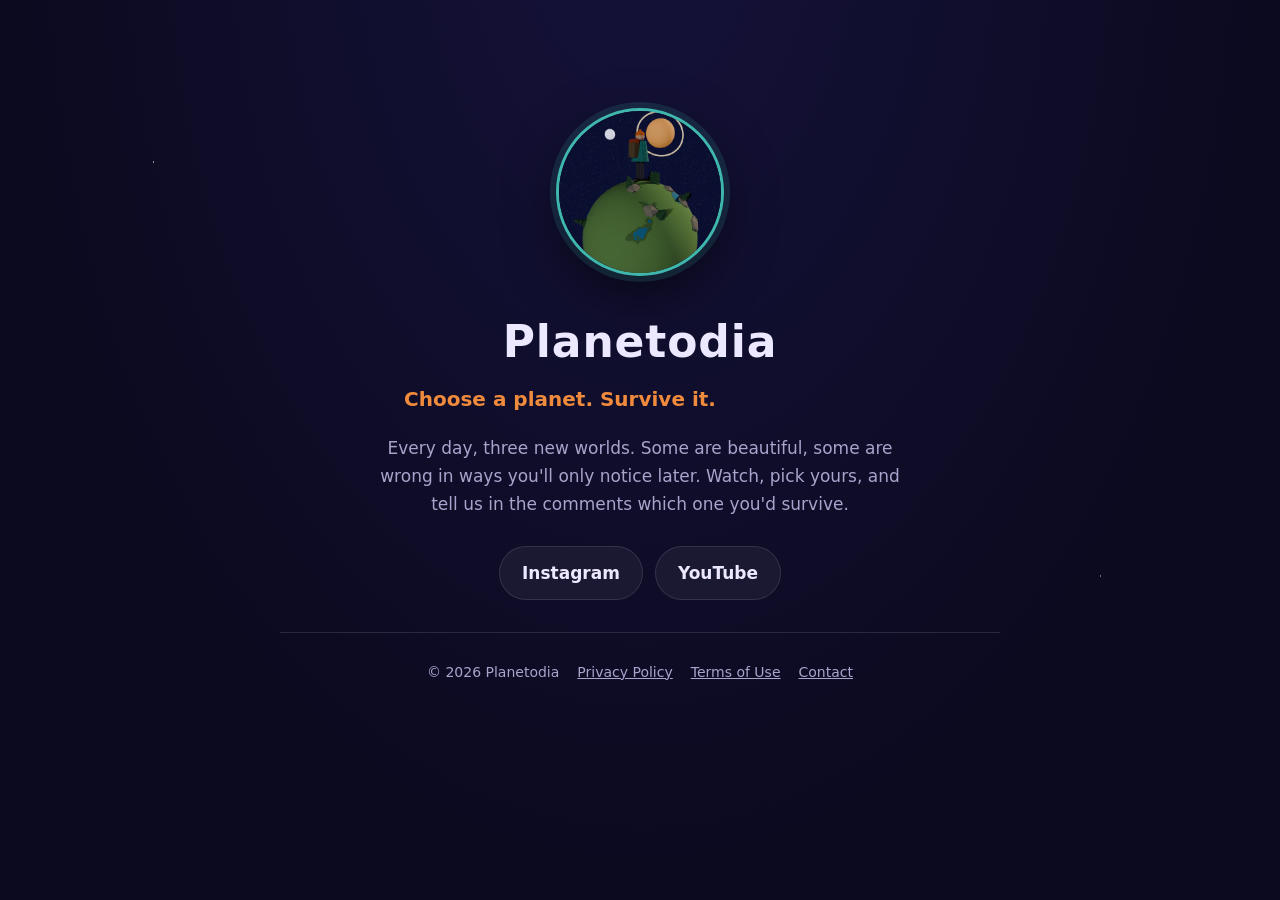
<file: index.html>
<!doctype html>
<html lang="en">
<head>
  <meta charset="utf-8">
  <meta name="viewport" content="width=device-width, initial-scale=1">
  <meta name="google-site-verification" content="l62OUxW3eg-6ox8jcoAlBPtX9zUtHFsi4MCFxqHa2Sc" />
  <title>Planetodia</title>
  <meta name="description" content="Choose a planet. Survive it. Three new worlds every day.">
  <link rel="icon" href="favicon.png">
  <link rel="stylesheet" href="style.css">
</head>
<body>
  <main class="hero">
    <img src="planetodia.jpg" alt="A lone survivor in a teal parka standing on a tiny green planet, a ringed planet behind them">
    <h1>Planetodia</h1>
    <p class="tagline">Choose a planet. Survive it.</p>
    <p>Every day, three new worlds. Some are beautiful, some are wrong in ways you'll only notice later.
       Watch, pick yours, and tell us in the comments which one you'd survive.</p>
    <nav class="links">
      <a href="https://www.instagram.com/planetodia/">Instagram</a>
      <a href="https://www.youtube.com/@planetodia">YouTube</a>
    </nav>
  </main>
  <footer>
    <span>© 2026 Planetodia</span>
    <a href="privacy.html">Privacy Policy</a>
    <a href="terms.html">Terms of Use</a>
    <a href="mailto:shayneshiralian@gmail.com">Contact</a>
  </footer>
</body>
</html>
</file>
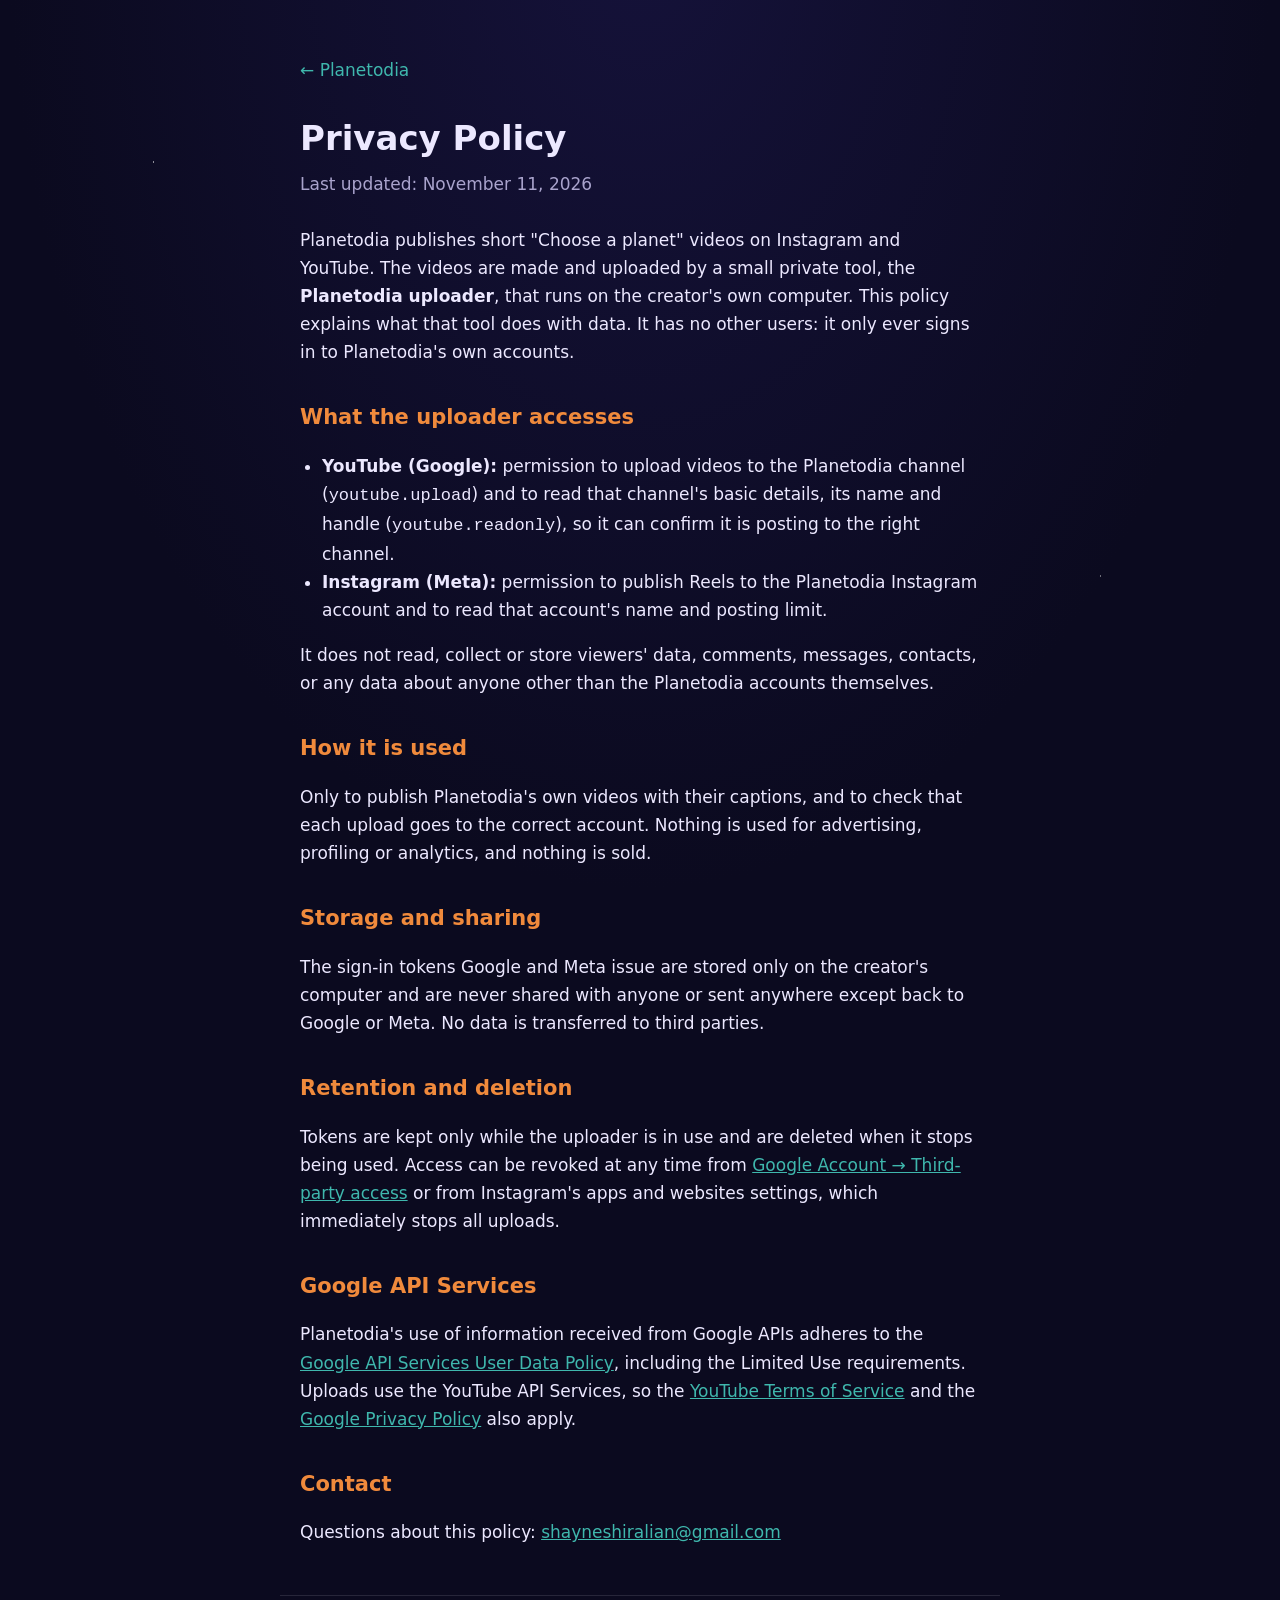
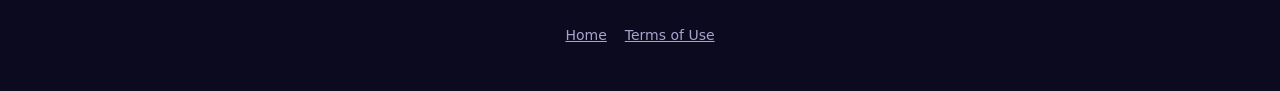
<file: privacy.html>
<!doctype html>
<html lang="en">
<head>
  <meta charset="utf-8">
  <meta name="viewport" content="width=device-width, initial-scale=1">
  <title>Privacy Policy · Planetodia</title>
  <link rel="icon" href="favicon.png">
  <link rel="stylesheet" href="style.css">
</head>
<body>
  <main class="doc">
    <a class="back" href="index.html">← Planetodia</a>
    <h1>Privacy Policy</h1>
    <p class="updated">Last updated: November 11, 2026</p>

    <p>Planetodia publishes short "Choose a planet" videos on Instagram and YouTube. The videos are made and
       uploaded by a small private tool, the <b>Planetodia uploader</b>, that runs on the creator's own
       computer. This policy explains what that tool does with data. It has no other users: it only ever
       signs in to Planetodia's own accounts.</p>

    <h2>What the uploader accesses</h2>
    <ul>
      <li><b>YouTube (Google):</b> permission to upload videos to the Planetodia channel
          (<code>youtube.upload</code>) and to read that channel's basic details, its name and handle
          (<code>youtube.readonly</code>), so it can confirm it is posting to the right channel.</li>
      <li><b>Instagram (Meta):</b> permission to publish Reels to the Planetodia Instagram account and to
          read that account's name and posting limit.</li>
    </ul>
    <p>It does not read, collect or store viewers' data, comments, messages, contacts, or any data about
       anyone other than the Planetodia accounts themselves.</p>

    <h2>How it is used</h2>
    <p>Only to publish Planetodia's own videos with their captions, and to check that each upload goes to
       the correct account. Nothing is used for advertising, profiling or analytics, and nothing is sold.</p>

    <h2>Storage and sharing</h2>
    <p>The sign-in tokens Google and Meta issue are stored only on the creator's computer and are never
       shared with anyone or sent anywhere except back to Google or Meta. No data is transferred to third
       parties.</p>

    <h2>Retention and deletion</h2>
    <p>Tokens are kept only while the uploader is in use and are deleted when it stops being used. Access can
       be revoked at any time from
       <a href="https://myaccount.google.com/permissions">Google Account → Third-party access</a> or from
       Instagram's apps and websites settings, which immediately stops all uploads.</p>

    <h2>Google API Services</h2>
    <p>Planetodia's use of information received from Google APIs adheres to the
       <a href="https://developers.google.com/terms/api-services-user-data-policy">Google API Services User
       Data Policy</a>, including the Limited Use requirements. Uploads use the YouTube API Services, so
       the <a href="https://www.youtube.com/t/terms">YouTube Terms of Service</a> and the
       <a href="https://policies.google.com/privacy">Google Privacy Policy</a> also apply.</p>

    <h2>Contact</h2>
    <p>Questions about this policy: <a href="mailto:shayneshiralian@gmail.com">shayneshiralian@gmail.com</a></p>
  </main>
  <footer>
    <a href="index.html">Home</a>
    <a href="terms.html">Terms of Use</a>
  </footer>
</body>
</html>
</file>
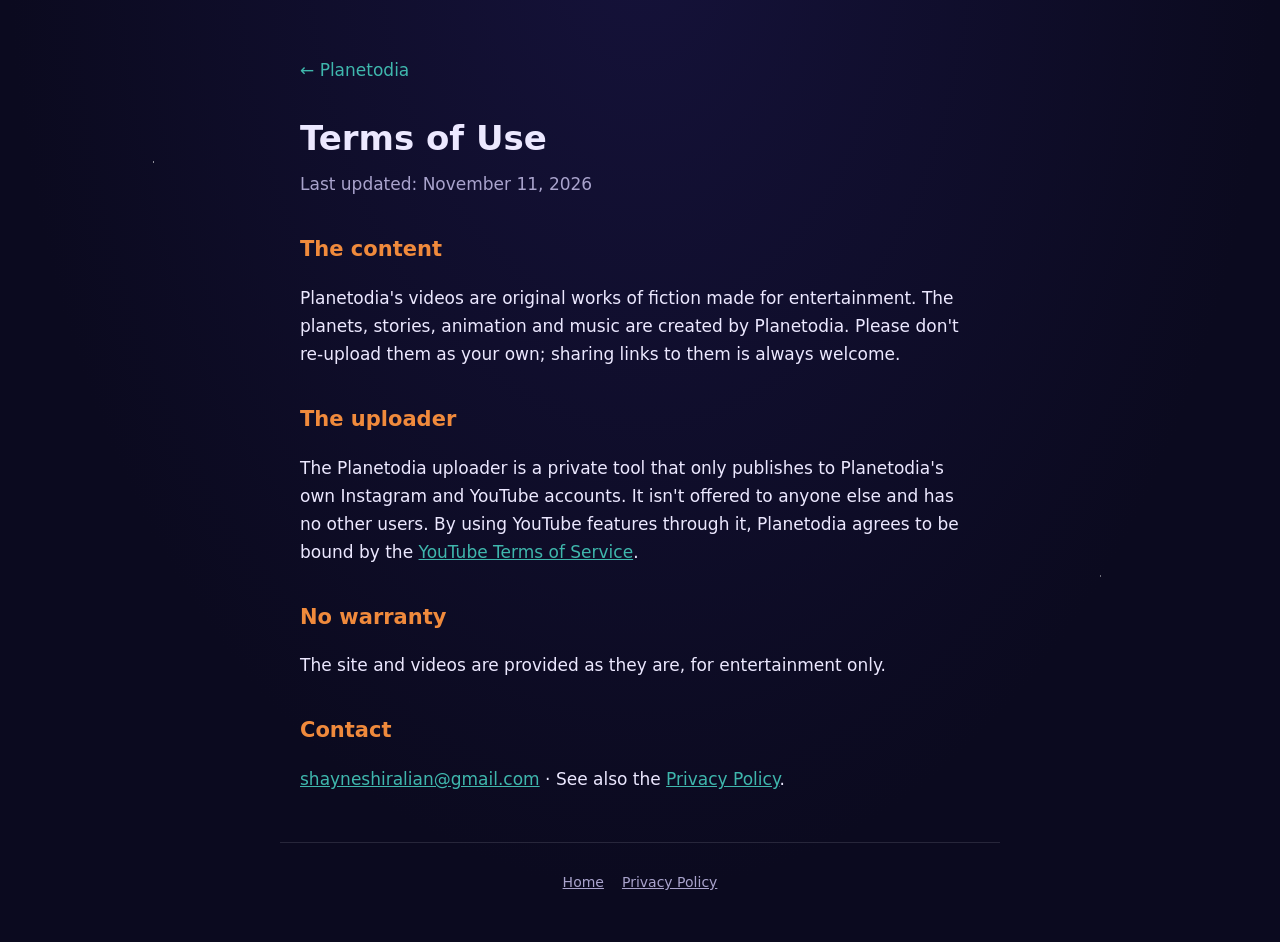
<file: terms.html>
<!doctype html>
<html lang="en">
<head>
  <meta charset="utf-8">
  <meta name="viewport" content="width=device-width, initial-scale=1">
  <title>Terms of Use · Planetodia</title>
  <link rel="icon" href="favicon.png">
  <link rel="stylesheet" href="style.css">
</head>
<body>
  <main class="doc">
    <a class="back" href="index.html">← Planetodia</a>
    <h1>Terms of Use</h1>
    <p class="updated">Last updated: November 11, 2026</p>

    <h2>The content</h2>
    <p>Planetodia's videos are original works of fiction made for entertainment. The planets, stories,
       animation and music are created by Planetodia. Please don't re-upload them as your own; sharing
       links to them is always welcome.</p>

    <h2>The uploader</h2>
    <p>The Planetodia uploader is a private tool that only publishes to Planetodia's own Instagram and
       YouTube accounts. It isn't offered to anyone else and has no other users. By using YouTube features
       through it, Planetodia agrees to be bound by the
       <a href="https://www.youtube.com/t/terms">YouTube Terms of Service</a>.</p>

    <h2>No warranty</h2>
    <p>The site and videos are provided as they are, for entertainment only.</p>

    <h2>Contact</h2>
    <p><a href="mailto:shayneshiralian@gmail.com">shayneshiralian@gmail.com</a> ·
       See also the <a href="privacy.html">Privacy Policy</a>.</p>
  </main>
  <footer>
    <a href="index.html">Home</a>
    <a href="privacy.html">Privacy Policy</a>
  </footer>
</body>
</html>
</file>
<file: style.css>
:root {
  --space: #0b0a1f;
  --space-2: #15123a;
  --ink: #ece8ff;
  --muted: #a9a3cc;
  --teal: #3fb7ad;
  --orange: #f08a3c;
  --line: rgba(236, 232, 255, 0.12);
}

* { box-sizing: border-box; }

html { background: var(--space); }

body {
  margin: 0;
  min-height: 100vh;
  color: var(--ink);
  font: 17px/1.65 "Inter", system-ui, -apple-system, "Segoe UI", sans-serif;
  background:
    radial-gradient(1.5px 1.5px at 12% 18%, #fff8 50%, transparent 51%),
    radial-gradient(1px 1px at 72% 12%, #fff9 50%, transparent 51%),
    radial-gradient(1.5px 1.5px at 86% 64%, #fff6 50%, transparent 51%),
    radial-gradient(1px 1px at 32% 78%, #fff7 50%, transparent 51%),
    radial-gradient(1px 1px at 55% 42%, #fff5 50%, transparent 51%),
    radial-gradient(ellipse at 50% -10%, var(--space-2), var(--space) 70%);
  background-attachment: fixed;
}

main { max-width: 720px; margin: 0 auto; padding: 56px 20px 32px; }

a { color: var(--teal); }
a:hover { color: var(--orange); }

.hero { text-align: center; padding-top: max(24px, 12vh); }
.hero img {
  width: 168px; height: 168px; border-radius: 50%;
  border: 3px solid var(--teal);
  box-shadow: 0 0 0 6px rgba(63, 183, 173, 0.15), 0 18px 50px rgba(0, 0, 0, 0.5);
}
.hero h1 { font-size: 44px; letter-spacing: 0.02em; margin: 22px 0 4px; }
.hero .tagline { color: var(--orange); font-weight: 600; font-size: 20px; margin: 0 0 18px; }
.hero p { color: var(--muted); max-width: 520px; margin: 0 auto 28px; }

.links { display: flex; gap: 12px; justify-content: center; flex-wrap: wrap; }
.links a {
  text-decoration: none; color: var(--ink); font-weight: 600;
  padding: 12px 22px; border-radius: 999px; border: 1px solid var(--line);
  background: rgba(255, 255, 255, 0.05);
}
.links a:hover { border-color: var(--orange); color: var(--ink); }

.doc h1 { font-size: 34px; margin: 0 0 4px; }
.doc .updated { color: var(--muted); margin: 0 0 28px; }
.doc h2 { font-size: 21px; margin: 34px 0 8px; color: var(--orange); }
.doc ul { padding-left: 22px; }
.back { display: inline-block; margin-bottom: 26px; text-decoration: none; }

footer {
  max-width: 720px; margin: 0 auto; padding: 28px 20px 48px;
  border-top: 1px solid var(--line); color: var(--muted); font-size: 14px;
  display: flex; gap: 18px; flex-wrap: wrap; justify-content: center;
}
footer a { color: var(--muted); }

@media (max-width: 480px) {
  main { padding-top: 32px; }
  .hero h1 { font-size: 36px; }
}
</file>
